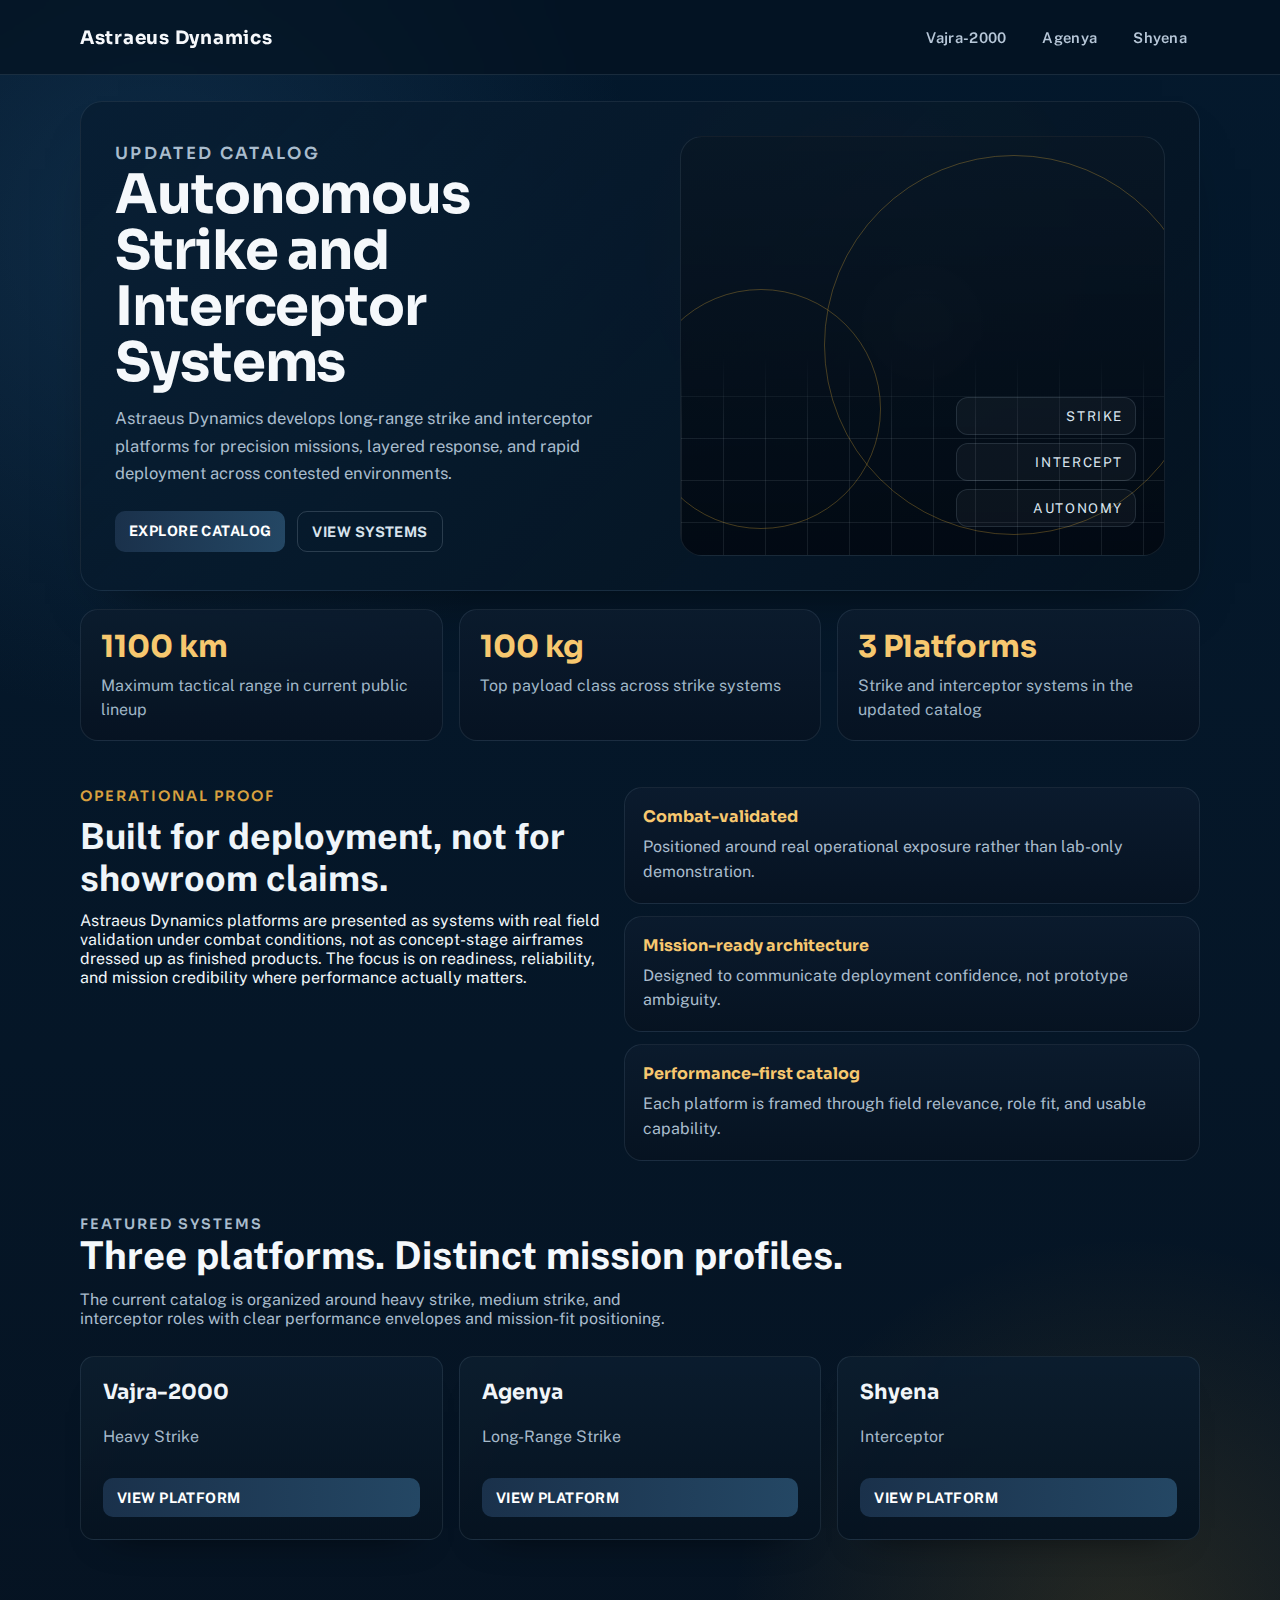
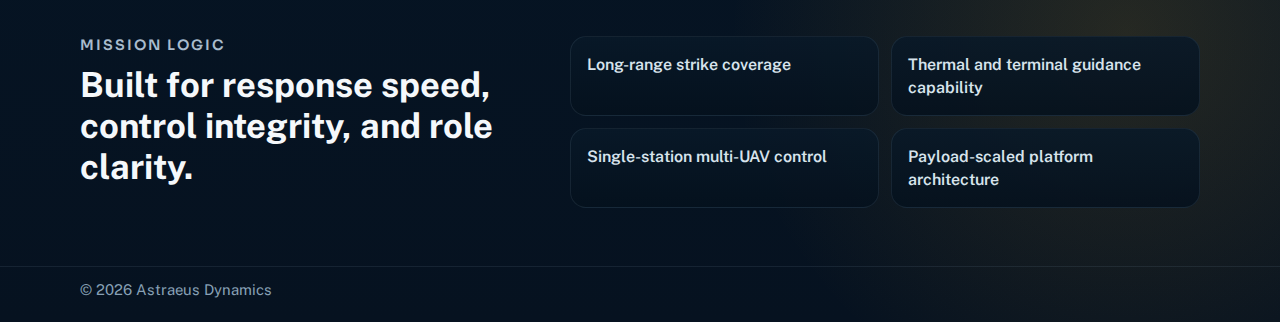
<file: index.html>
<!doctype html>
<html lang="en">
  <head>
    <meta charset="UTF-8" />
    <meta name="viewport" content="width=device-width, initial-scale=1.0" />
    <title>Astraeus Dynamics Catalog</title>
    <link rel="stylesheet" href="site.css?v=3" />
  </head>
  <body class="home-page">
    <header class="site-header">
      <div class="container nav">
        <a class="brand" href="index.html">Astraeus Dynamics</a>
        <nav class="links">
          <a href="vajra-2000.html">Vajra-2000</a>
          <a href="agenya.html">Agenya</a>
          <a href="shyena.html">Shyena</a>
        </nav>
      </div>
    </header>

    <main class="container">
      <section class="home-hero cinematic-hero">
        <div class="hero-copy">
          <p class="kicker">Updated Catalog</p>
          <h1>Autonomous Strike and Interceptor Systems</h1>
          <p>
            Astraeus Dynamics develops long-range strike and interceptor platforms
            for precision missions, layered response, and rapid deployment
            across contested environments.
          </p>
          <div class="hero-actions">
            <a class="btn" href="vajra-2000.html">Explore Catalog</a>
            <a class="ghost-btn" href="#systems">View Systems</a>
          </div>
        </div>

        <div class="hero-stage">
          <div class="stage-grid"></div>
          <div class="stage-ring stage-ring-a"></div>
          <div class="stage-ring stage-ring-b"></div>
          <div class="stage-panel">
            <span>STRIKE</span>
            <span>INTERCEPT</span>
            <span>AUTONOMY</span>
          </div>
        </div>
      </section>

      <section class="overview-band">
        <div class="overview-card">
          <strong>1100 km</strong>
          <span>Maximum tactical range in current public lineup</span>
        </div>
        <div class="overview-card">
          <strong>100 kg</strong>
          <span>Top payload class across strike systems</span>
        </div>
        <div class="overview-card">
          <strong>3 Platforms</strong>
          <span>Strike and interceptor systems in the updated catalog</span>
        </div>
      </section>

      <section class="credibility-band">
        <div class="credibility-copy">
          <p class="kicker">Operational Proof</p>
          <h2>Built for deployment, not for showroom claims.</h2>
          <p>
            Astraeus Dynamics platforms are presented as systems with real field
            validation under combat conditions, not as concept-stage airframes
            dressed up as finished products. The focus is on readiness,
            reliability, and mission credibility where performance actually
            matters.
          </p>
        </div>
        <div class="credibility-points">
          <div class="credibility-point">
            <strong>Combat-validated</strong>
            <span>Positioned around real operational exposure rather than lab-only demonstration.</span>
          </div>
          <div class="credibility-point">
            <strong>Mission-ready architecture</strong>
            <span>Designed to communicate deployment confidence, not prototype ambiguity.</span>
          </div>
          <div class="credibility-point">
            <strong>Performance-first catalog</strong>
            <span>Each platform is framed through field relevance, role fit, and usable capability.</span>
          </div>
        </div>
      </section>

      <section id="systems" class="systems-intro">
        <p class="kicker">Featured Systems</p>
        <h2>Three platforms. Distinct mission profiles.</h2>
        <p>
          The current catalog is organized around heavy strike, medium strike,
          and interceptor roles with clear performance envelopes and mission-fit
          positioning.
        </p>
      </section>

      <section class="cards home-cards">
        <article class="card stack-card home-system-card">
          <h2>Vajra-2000</h2>
          <p class="system-role">Heavy Strike</p>
          <a class="btn" href="vajra-2000.html">View Platform</a>
        </article>

        <article class="card stack-card home-system-card">
          <h2>Agenya</h2>
          <p class="system-role">Long-Range Strike</p>
          <a class="btn" href="agenya.html">View Platform</a>
        </article>

        <article class="card stack-card home-system-card">
          <h2>Shyena</h2>
          <p class="system-role">Interceptor</p>
          <a class="btn" href="shyena.html">View Platform</a>
        </article>
      </section>

      <section class="mission-strip">
        <div class="mission-copy">
          <p class="kicker">Mission Logic</p>
          <h2>Built for response speed, control integrity, and role clarity.</h2>
        </div>
        <div class="mission-points">
          <div class="mission-point">Long-range strike coverage</div>
          <div class="mission-point">Thermal and terminal guidance capability</div>
          <div class="mission-point">Single-station multi-UAV control</div>
          <div class="mission-point">Payload-scaled platform architecture</div>
        </div>
      </section>
    </main>

    <footer>
      <div class="container">© 2026 Astraeus Dynamics</div>
    </footer>
  </body>
</html>
</file>
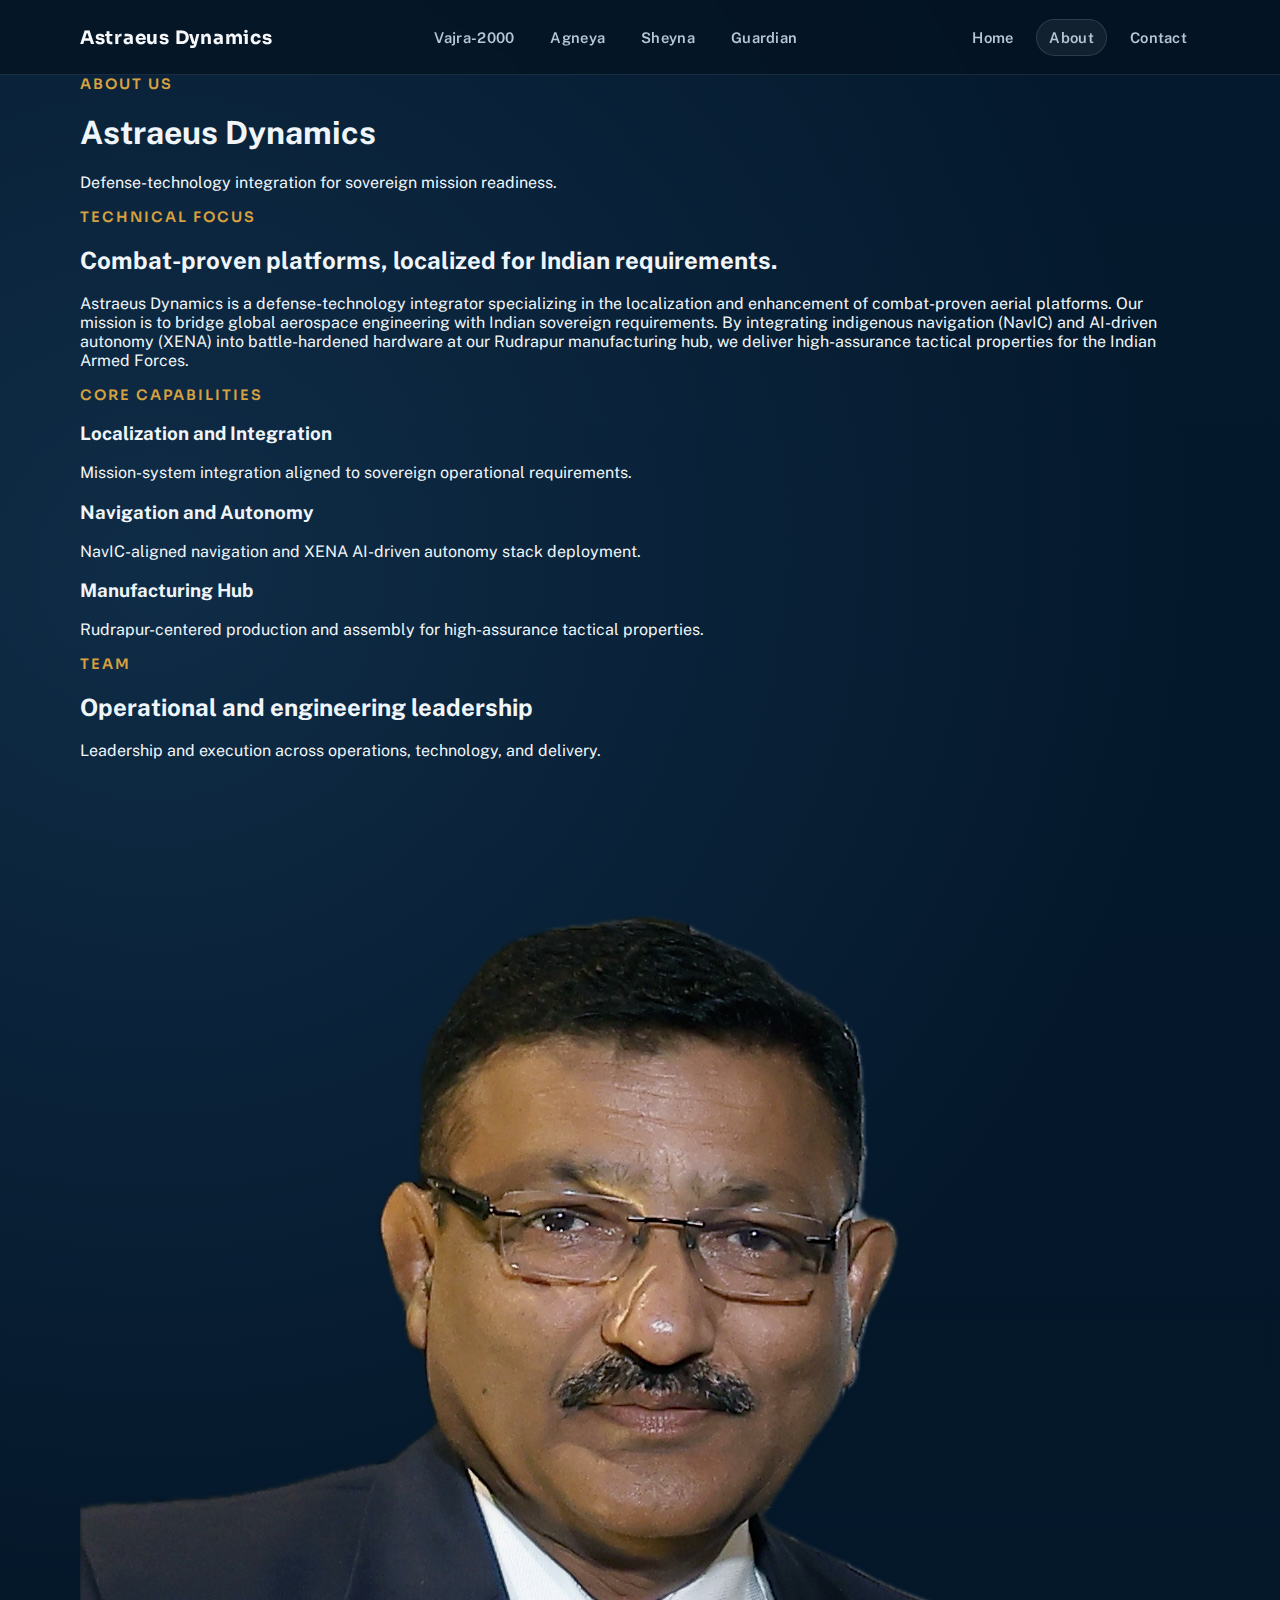
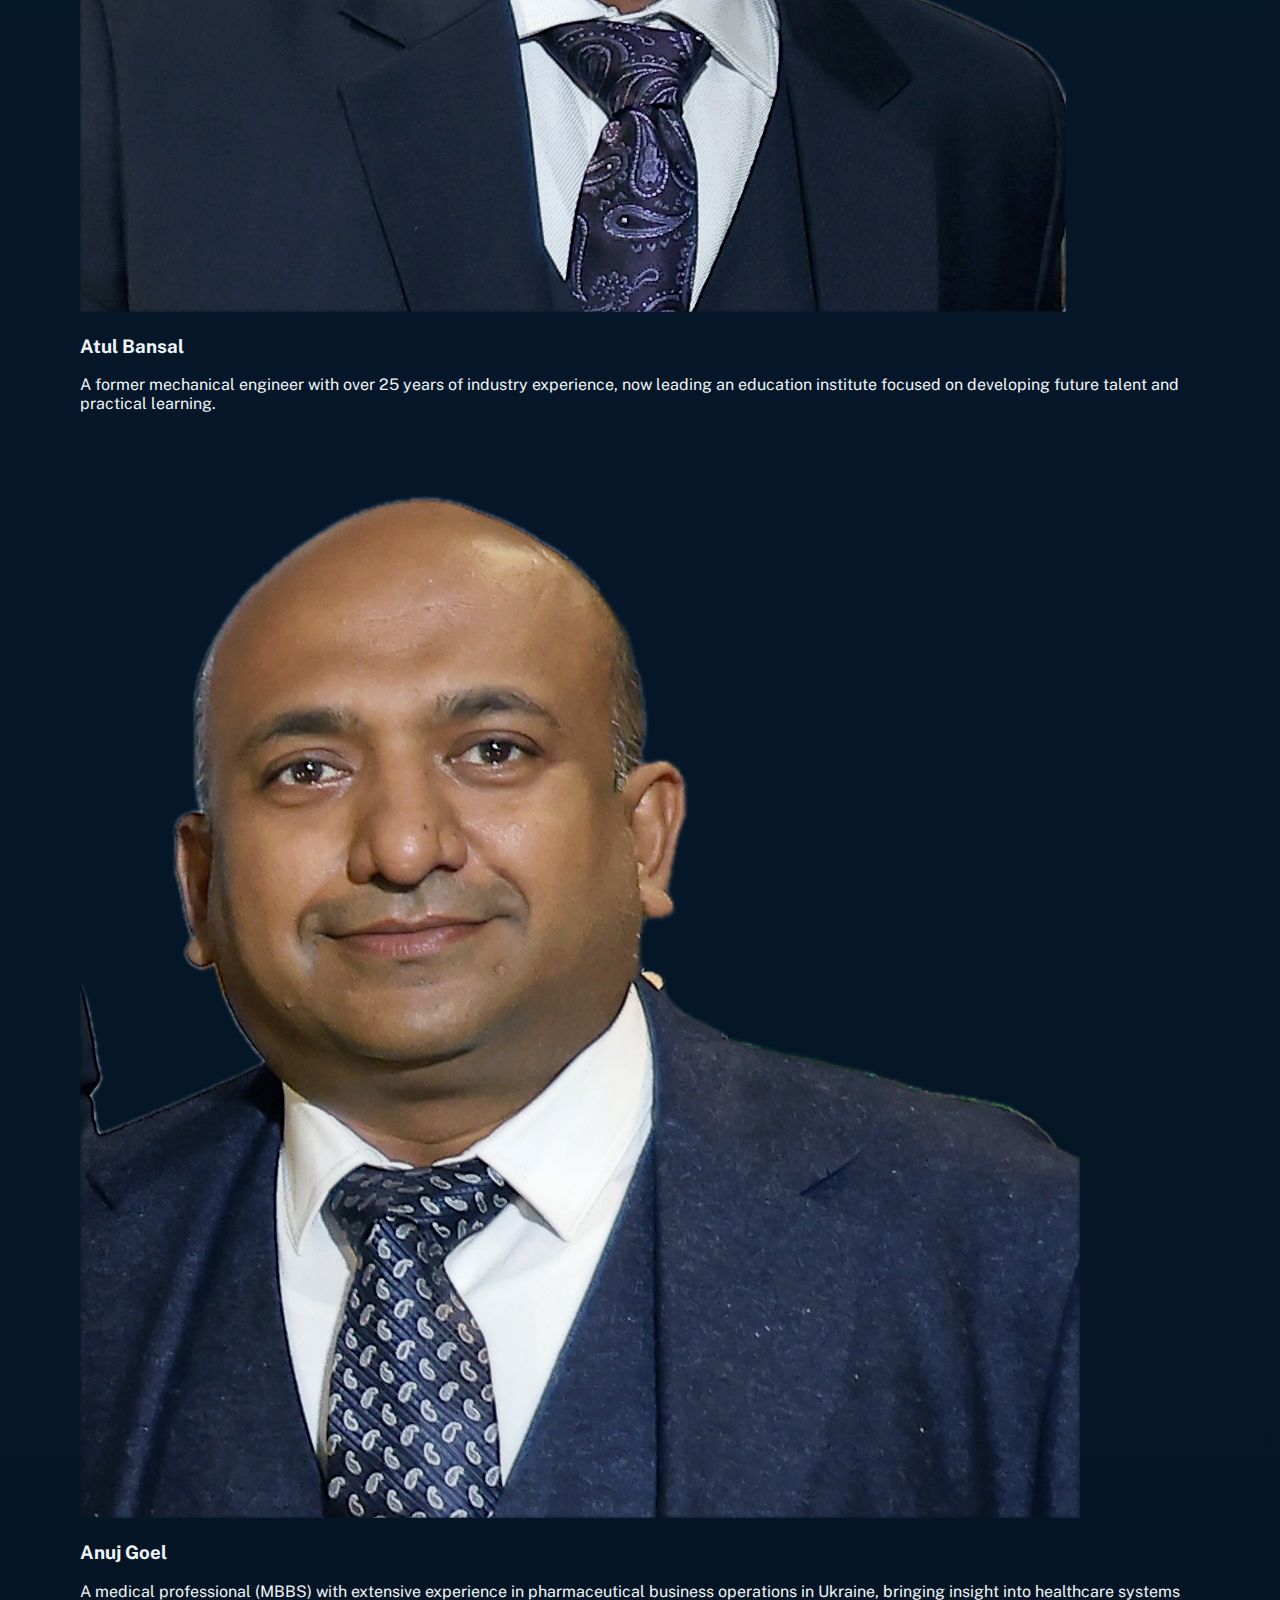
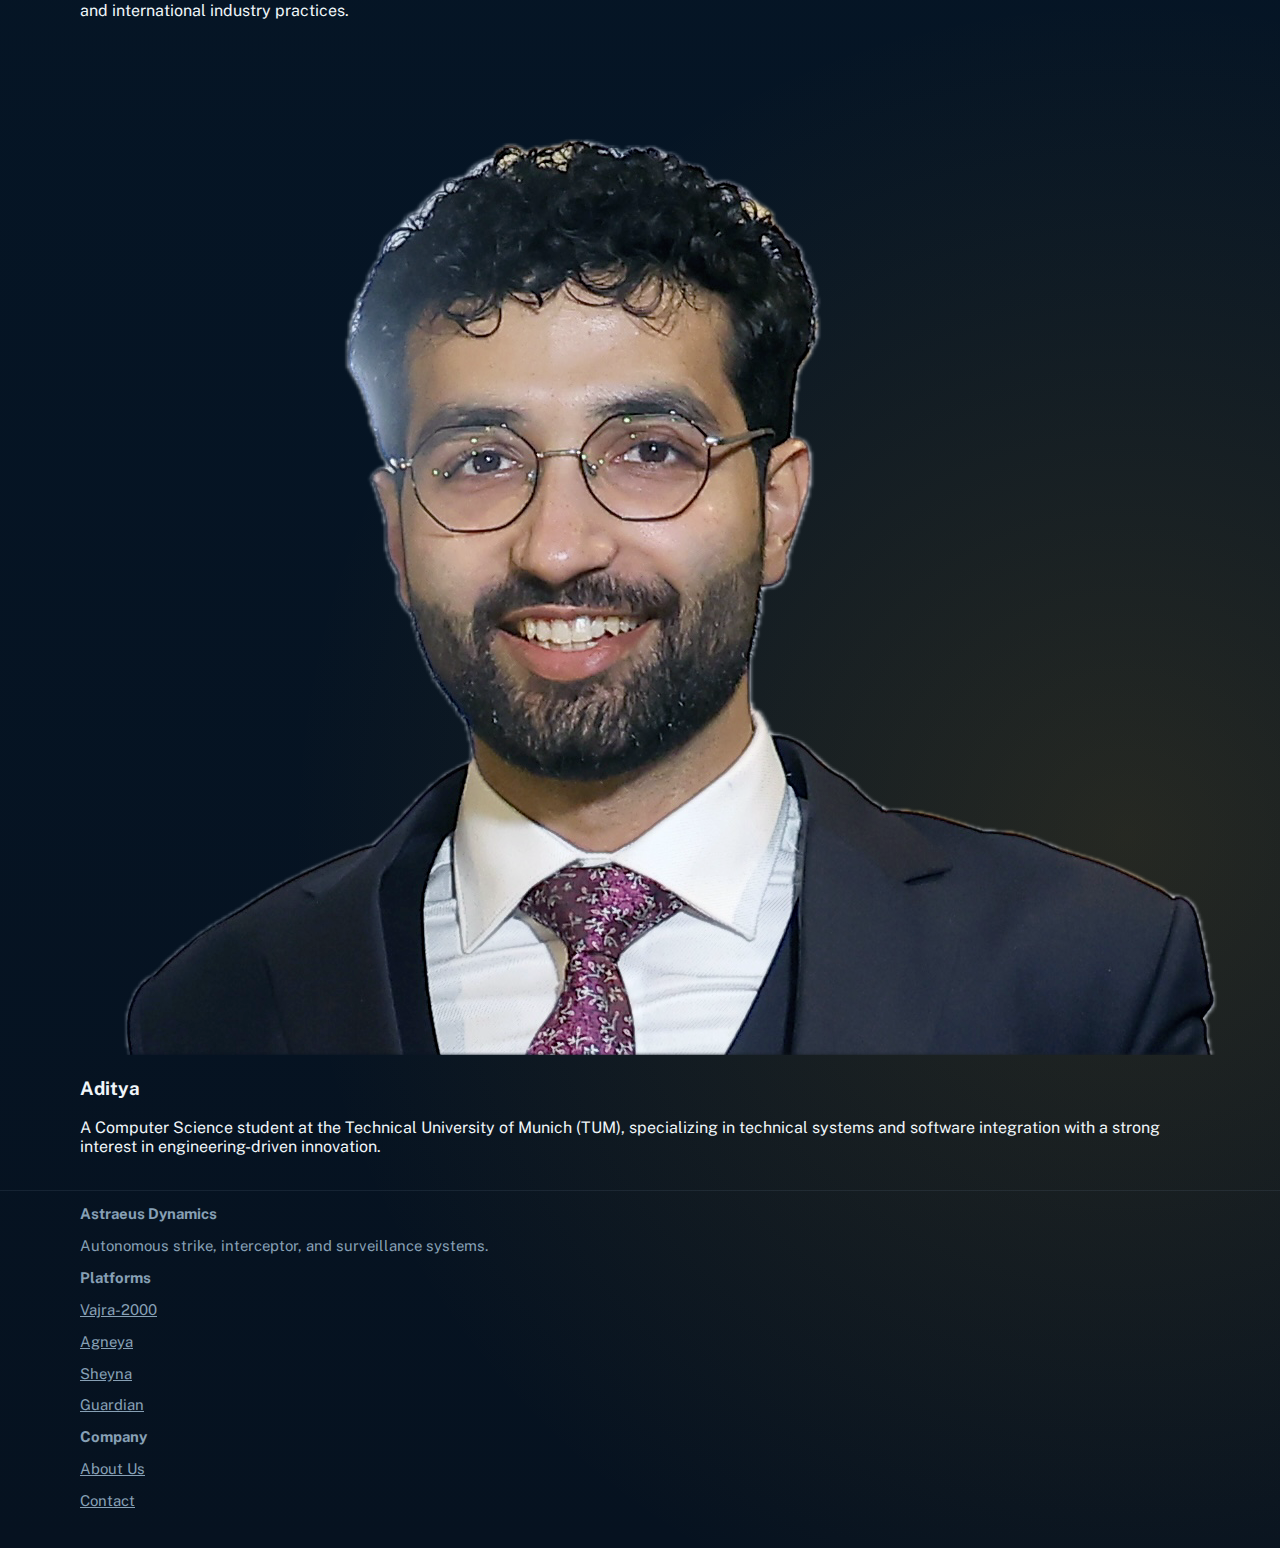
<file: about.html>
<!doctype html>
<html lang="en">
  <head>
    <meta charset="UTF-8" />
    <meta name="viewport" content="width=device-width, initial-scale=1.0" />
    <title>About Astraeus Dynamics</title>
    <meta
      name="description"
      content="Astraeus Dynamics is a defense-technology integrator focused on localization, combat-proven aerial platforms, sovereign navigation integration, and AI autonomy."
    />
    <meta name="theme-color" content="#051627" />
    <link rel="stylesheet" href="site.css?v=7" />
  </head>
  <body class="home-page static-page">
    <header class="site-header">
      <div class="container nav">
        <a class="brand" href="index.html">Astraeus Dynamics</a>
        <nav class="links links-products">
          <a href="vajra-2000.html">Vajra-2000</a>
          <a href="agenya.html">Agneya</a>
          <a href="shyena.html">Sheyna</a>
          <a href="guardian.html">Guardian</a>
        </nav>
        <nav class="links links-site">
          <a href="index.html">Home</a>
          <a class="active" href="about.html">About</a>
          <a href="contact.html">Contact</a>
        </nav>
      </div>
    </header>

    <main class="container static-main">
      <section class="section-block section-glass section-divider static-hero">
        <p class="kicker">About Us</p>
        <h1>Astraeus Dynamics</h1>
        <p>
          Defense-technology integration for sovereign mission readiness.
        </p>
      </section>

      <section class="section-block section-deep section-divider">
        <p class="kicker">Technical Focus</p>
        <h2>Combat-proven platforms, localized for Indian requirements.</h2>
        <p>
          Astraeus Dynamics is a defense-technology integrator specializing in
          the localization and enhancement of combat-proven aerial platforms.
          Our mission is to bridge global aerospace engineering with Indian
          sovereign requirements. By integrating indigenous navigation (NavIC)
          and AI-driven autonomy (XENA) into battle-hardened hardware at our
          Rudrapur manufacturing hub, we deliver high-assurance tactical
          properties for the Indian Armed Forces.
        </p>
      </section>

      <section class="section-block section-glass section-divider">
        <p class="kicker">Core Capabilities</p>
        <div class="about-grid">
          <article class="about-card">
            <h3>Localization and Integration</h3>
            <p>Mission-system integration aligned to sovereign operational requirements.</p>
          </article>
          <article class="about-card">
            <h3>Navigation and Autonomy</h3>
            <p>NavIC-aligned navigation and XENA AI-driven autonomy stack deployment.</p>
          </article>
          <article class="about-card">
            <h3>Manufacturing Hub</h3>
            <p>Rudrapur-centered production and assembly for high-assurance tactical properties.</p>
          </article>
        </div>
      </section>

      <section class="section-block section-deep">
        <p class="kicker">Team</p>
        <h2>Operational and engineering leadership</h2>
        <p class="team-intro">
          Leadership and execution across operations, technology, and delivery.
        </p>
        <div class="team-grid">
          <article class="team-card">
            <img class="team-photo" src="media/team/Atul-Bansal.png" alt="Atul Bansal" onerror="this.onerror=null;this.src='media/team/Atul Bansal.png';" />
            <h3>Atul Bansal</h3>
            <p>A former mechanical engineer with over 25 years of industry experience, now leading an education institute focused on developing future talent and practical learning.</p>
          </article>
          <article class="team-card">
            <img class="team-photo" src="media/team/Anuj-Goel.png" alt="Anuj Goel" onerror="this.onerror=null;this.src='media/team/Anuj Goel.png';" />
            <h3>Anuj Goel</h3>
            <p>A medical professional (MBBS) with extensive experience in pharmaceutical business operations in Ukraine, bringing insight into healthcare systems and international industry practices.</p>
          </article>
          <article class="team-card">
            <img class="team-photo" src="media/team/Aditya-Bansal.png" alt="Aditya" onerror="this.onerror=null;this.src='media/team/Aditya Bansal.png';" />
            <h3>Aditya</h3>
            <p>A Computer Science student at the Technical University of Munich (TUM), specializing in technical systems and software integration with a strong interest in engineering-driven innovation.</p>
          </article>
        </div>
      </section>
    </main>

    <footer>
      <div class="container footer-grid">
        <div>
          <strong>Astraeus Dynamics</strong>
          <p>Autonomous strike, interceptor, and surveillance systems.</p>
        </div>
        <div>
          <strong>Platforms</strong>
          <p><a href="vajra-2000.html">Vajra-2000</a></p>
          <p><a href="agenya.html">Agneya</a></p>
          <p><a href="shyena.html">Sheyna</a></p>
          <p><a href="guardian.html">Guardian</a></p>
        </div>
        <div>
          <strong>Company</strong>
          <p><a href="about.html">About Us</a></p>
          <p><a href="contact.html">Contact</a></p>
        </div>
      </div>
    </footer>
  </body>
</html>
</file>
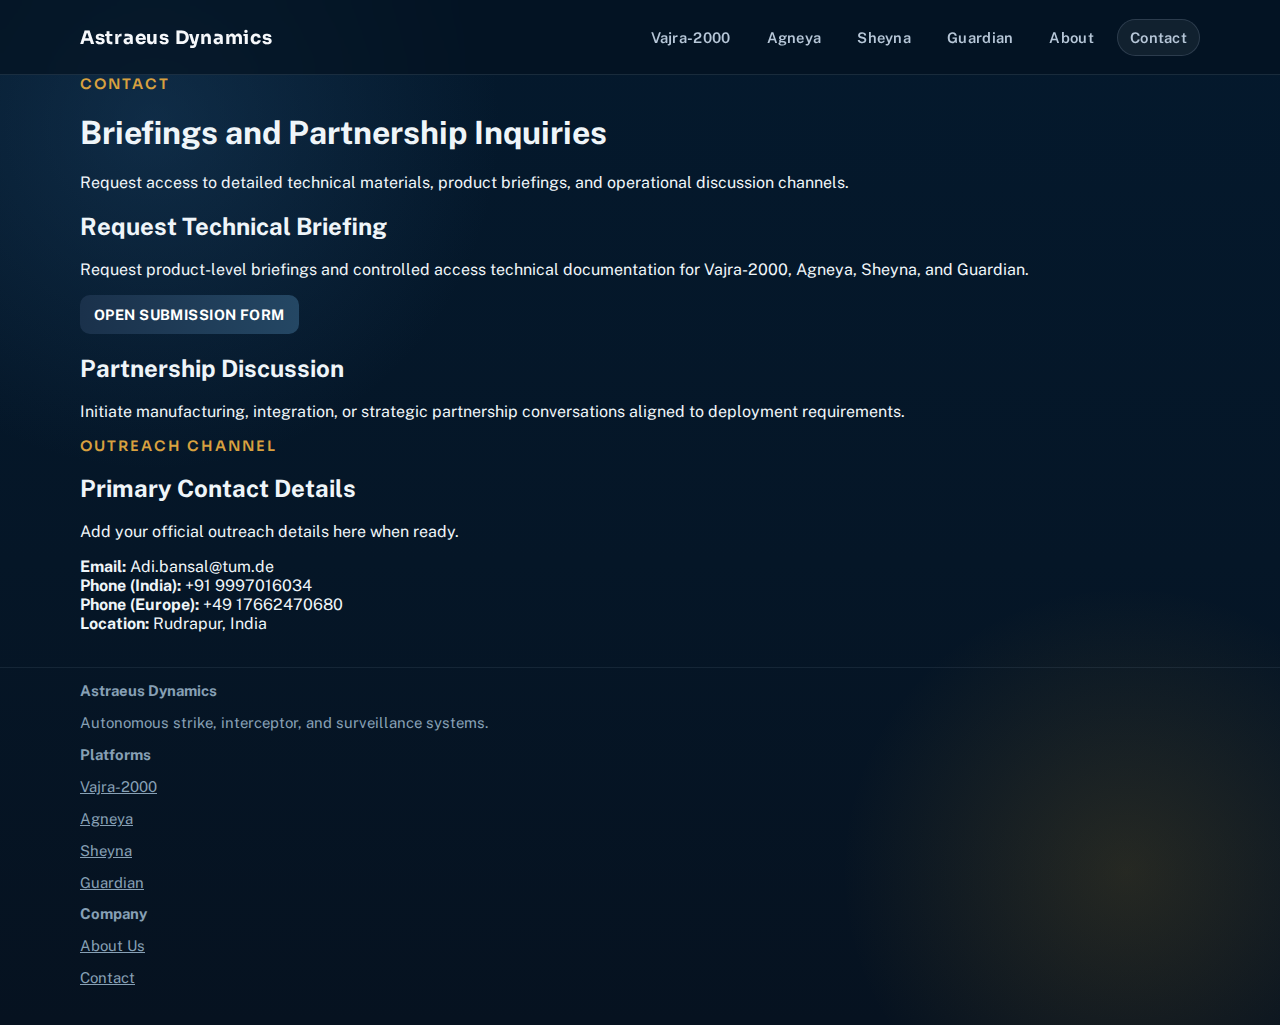
<file: contact.html>
<!doctype html>
<html lang="en">
  <head>
    <meta charset="UTF-8" />
    <meta name="viewport" content="width=device-width, initial-scale=1.0" />
    <title>Contact Astraeus Dynamics</title>
    <meta
      name="description"
      content="Contact Astraeus Dynamics for system briefings, technical materials, and partnership inquiries."
    />
    <meta name="theme-color" content="#051627" />
    <link rel="stylesheet" href="site.css?v=7" />
  </head>
  <body class="home-page static-page">
    <header class="site-header">
      <div class="container nav">
        <a class="brand" href="index.html">Astraeus Dynamics</a>
        <nav class="links">
          <a href="vajra-2000.html">Vajra-2000</a>
          <a href="agenya.html">Agneya</a>
          <a href="shyena.html">Sheyna</a>
          <a href="guardian.html">Guardian</a>
          <a href="about.html">About</a>
          <a class="active" href="contact.html">Contact</a>
        </nav>
      </div>
    </header>

    <main class="container static-main">
      <section class="section-block section-glass section-divider static-hero">
        <p class="kicker">Contact</p>
        <h1>Briefings and Partnership Inquiries</h1>
        <p>
          Request access to detailed technical materials, product briefings, and
          operational discussion channels.
        </p>
      </section>

      <section class="section-block section-deep section-divider contact-grid">
        <article class="contact-card">
          <h2>Request Technical Briefing</h2>
          <p>
            Request product-level briefings and controlled access technical
            documentation for Vajra-2000, Agneya, Sheyna, and Guardian.
          </p>
          <p class="contact-action"><a class="btn" href="submission.html">Open Submission Form</a></p>
        </article>
        <article class="contact-card">
          <h2>Partnership Discussion</h2>
          <p>
            Initiate manufacturing, integration, or strategic partnership
            conversations aligned to deployment requirements.
          </p>
        </article>
      </section>

      <section class="section-block section-glass">
        <p class="kicker">Outreach Channel</p>
        <h2>Primary Contact Details</h2>
        <p class="contact-note">
          Add your official outreach details here when ready.
        </p>
        <div class="contact-lines">
          <div><strong>Email:</strong> Adi.bansal@tum.de</div>
          <div><strong>Phone (India):</strong> +91 9997016034</div>
          <div><strong>Phone (Europe):</strong> +49 17662470680</div>
          <div><strong>Location:</strong> Rudrapur, India</div>
        </div>
      </section>
    </main>

    <footer>
      <div class="container footer-grid">
        <div>
          <strong>Astraeus Dynamics</strong>
          <p>Autonomous strike, interceptor, and surveillance systems.</p>
        </div>
        <div>
          <strong>Platforms</strong>
          <p><a href="vajra-2000.html">Vajra-2000</a></p>
          <p><a href="agenya.html">Agneya</a></p>
          <p><a href="shyena.html">Sheyna</a></p>
          <p><a href="guardian.html">Guardian</a></p>
        </div>
        <div>
          <strong>Company</strong>
          <p><a href="about.html">About Us</a></p>
          <p><a href="contact.html">Contact</a></p>
        </div>
      </div>
    </footer>
  </body>
</html>
</file>
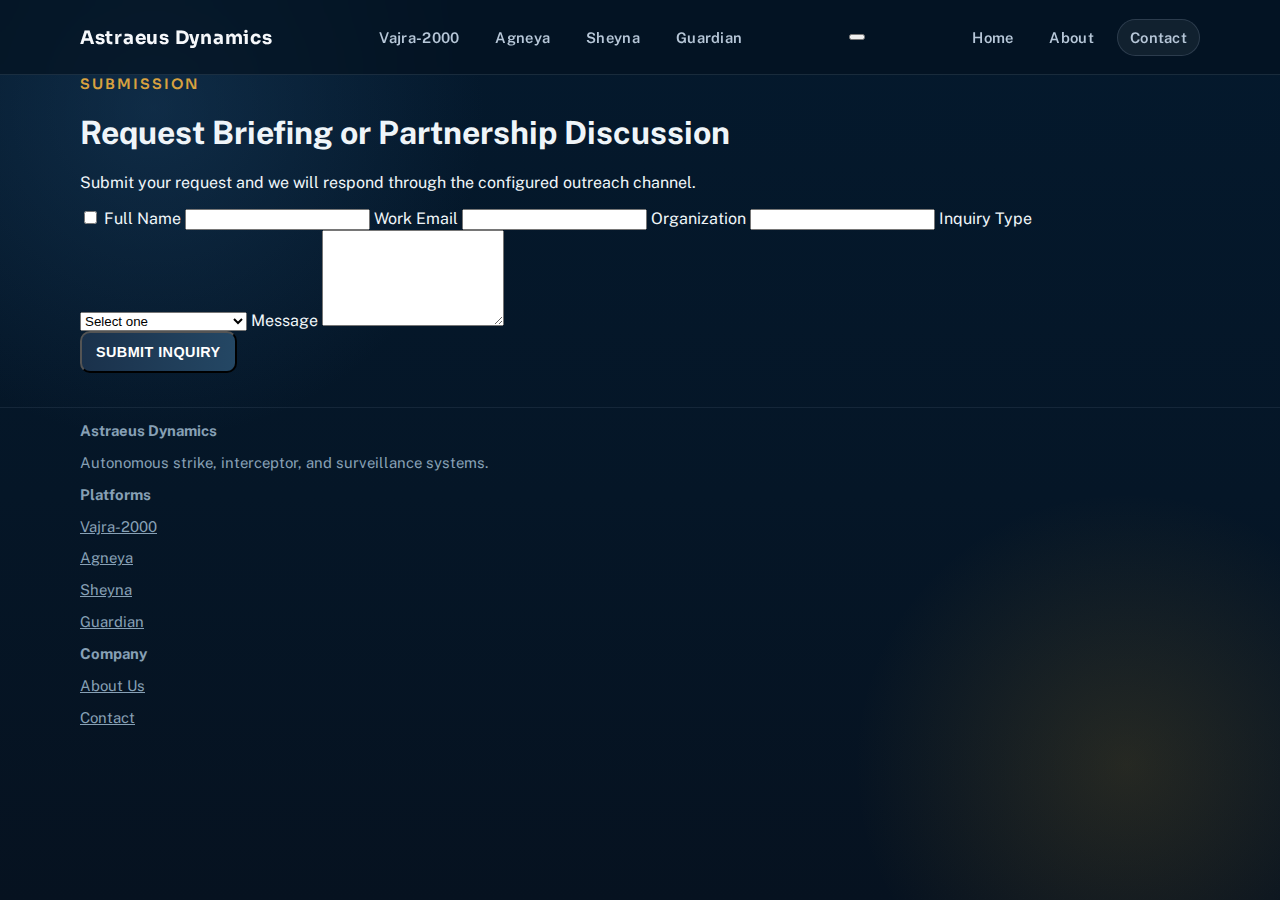
<file: submission.html>
<!doctype html>
<html lang="en">
  <head>
    <meta charset="UTF-8" />
    <meta name="viewport" content="width=device-width, initial-scale=1.0" />
    <title>Submit Inquiry | Astraeus Dynamics</title>
    <meta
      name="description"
      content="Submit a briefing or partnership inquiry to Astraeus Dynamics."
    />
    <meta name="theme-color" content="#051627" />
    <link rel="icon" type="image/png" sizes="32x32" href="ad-favicon-32.png" />
    <link rel="icon" type="image/png" sizes="16x16" href="ad-favicon-16.png" />
    <link rel="apple-touch-icon" sizes="180x180" href="ad-apple-touch-icon.png" />
    <link rel="shortcut icon" href="ad-favicon.ico" />
    <link rel="stylesheet" href="site.css?v=10" />
  </head>
  <body class="home-page static-page">
    <header class="site-header">
      <div class="container nav">
        <a class="brand" href="index.html">Astraeus Dynamics</a>
        <nav class="links links-products">
          <a href="vajra-2000.html">Vajra-2000</a>
          <a href="agenya.html">Agneya</a>
          <a href="shyena.html">Sheyna</a>
          <a href="guardian.html">Guardian</a>
        </nav>
                <button class="mobile-menu-toggle" type="button" aria-expanded="false" aria-controls="site-menu" aria-label="Toggle site menu">
          <span></span><span></span><span></span>
        </button>
        <nav class="links links-site" id="site-menu">
          <a href="index.html">Home</a>
          <a href="about.html">About</a>
          <a class="active" href="contact.html">Contact</a>
        </nav>
      </div>
    </header>

    <main class="container static-main">
      <section class="section-block section-glass section-divider static-hero">
        <p class="kicker">Submission</p>
        <h1>Request Briefing or Partnership Discussion</h1>
        <p>
          Submit your request and we will respond through the configured outreach
          channel.
        </p>
      </section>

      <section class="section-block section-deep">
        <form class="submit-form" action="https://api.web3forms.com/submit" method="POST">
          <input type="hidden" name="access_key" value="728d3d71-4052-45bf-99f0-9681742f8193" />
          <input type="hidden" name="subject" value="Astraeus Dynamics Website Inquiry" />
          <input type="hidden" name="from_name" value="Astraeus Dynamics Site" />
          <input type="hidden" name="redirect" value="https://banadi.github.io/drone-project/thank-you.html" />
          <input type="checkbox" name="botcheck" class="hidden-field" tabindex="-1" autocomplete="off" />

          <label for="name">Full Name</label>
          <input id="name" name="name" type="text" required />

          <label for="email">Work Email</label>
          <input id="email" name="email" type="email" required />

          <label for="organization">Organization</label>
          <input id="organization" name="organization" type="text" />

          <label for="purpose">Inquiry Type</label>
          <select id="purpose" name="purpose" required>
            <option value="">Select one</option>
            <option value="Technical Briefing">Technical Briefing</option>
            <option value="Partnership">Partnership</option>
            <option value="Procurement Discussion">Procurement Discussion</option>
            <option value="Other">Other</option>
          </select>

          <label for="message">Message</label>
          <textarea id="message" name="message" rows="6" required></textarea>

          <div class="h-captcha" data-captcha="true"></div>

          <button class="btn" type="submit">Submit Inquiry</button>
        </form>
      </section>
    </main>

    <footer>
      <div class="container footer-grid">
        <div>
          <strong>Astraeus Dynamics</strong>
          <p>Autonomous strike, interceptor, and surveillance systems.</p>
        </div>
        <div>
          <strong>Platforms</strong>
          <p><a href="vajra-2000.html">Vajra-2000</a></p>
          <p><a href="agenya.html">Agneya</a></p>
          <p><a href="shyena.html">Sheyna</a></p>
          <p><a href="guardian.html">Guardian</a></p>
        </div>
        <div>
          <strong>Company</strong>
          <p><a href="about.html">About Us</a></p>
          <p><a href="contact.html">Contact</a></p>
        </div>
      </div>
    </footer>
    <script src="https://web3forms.com/client/script.js" async defer></script>
      <script src="site.js"></script>
  </body>
</html>
</file>
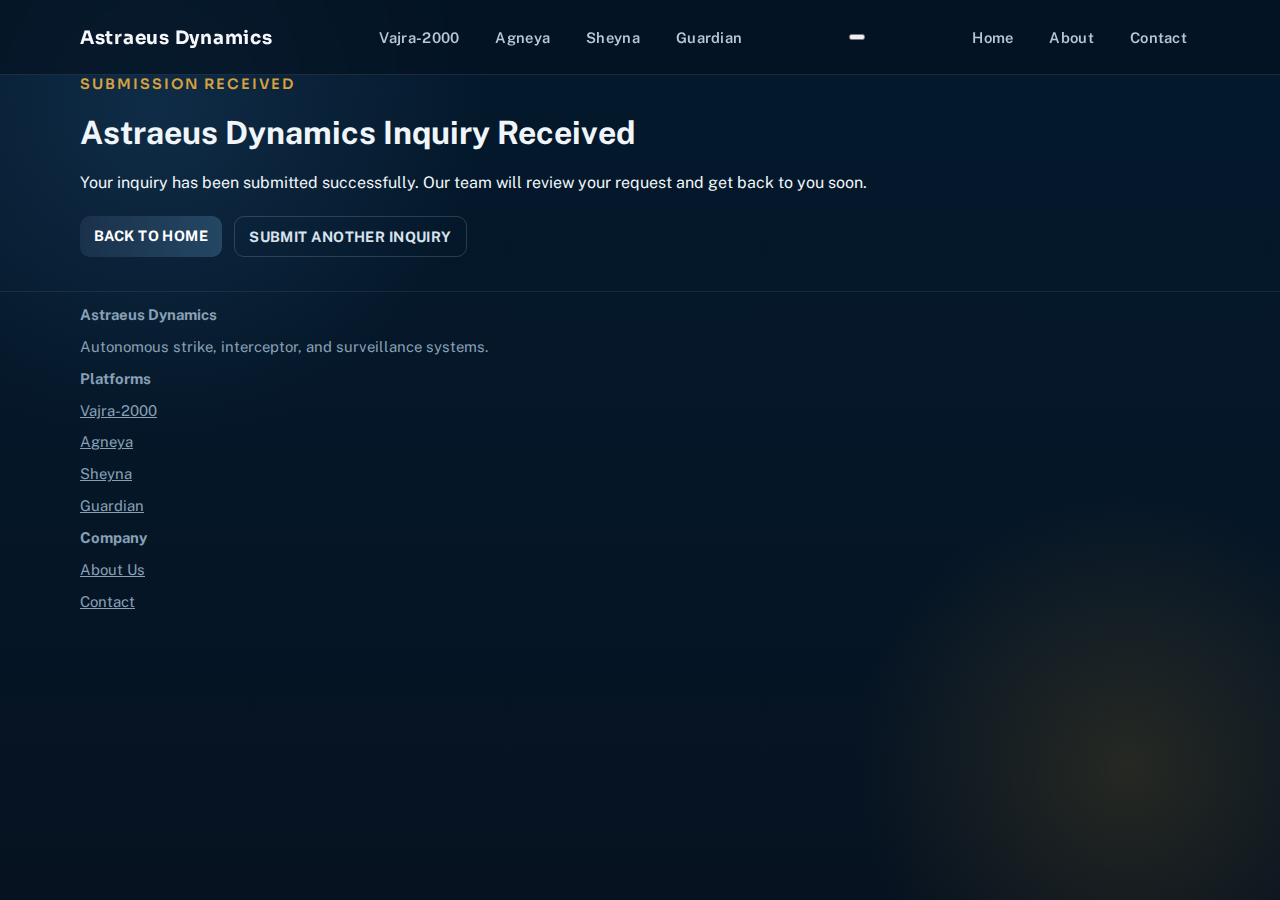
<file: thank-you.html>
<!doctype html>
<html lang="en">
  <head>
    <meta charset="UTF-8" />
    <meta name="viewport" content="width=device-width, initial-scale=1.0" />
    <title>Thank You | Astraeus Dynamics Inquiry</title>
    <meta
      name="description"
      content="Your Astraeus Dynamics briefing or partnership inquiry was submitted successfully."
    />
    <link rel="canonical" href="https://www.astraeusdynamics.in/thank-you.html" />
    <meta property="og:title" content="Thank You | Astraeus Dynamics Inquiry" />
    <meta
      property="og:description"
      content="Astraeus Dynamics has received your inquiry. Our team will respond through your provided contact channel."
    />
    <meta property="og:image" content="https://www.astraeusdynamics.in/media/astraeus-dynamics-logo.png" />
    <meta property="og:url" content="https://www.astraeusdynamics.in/thank-you.html" />
    <meta property="og:type" content="website" />
    <meta name="theme-color" content="#051627" />
    <link rel="icon" type="image/png" sizes="32x32" href="ad-favicon-32.png" />
    <link rel="icon" type="image/png" sizes="16x16" href="ad-favicon-16.png" />
    <link rel="apple-touch-icon" sizes="180x180" href="ad-apple-touch-icon.png" />
    <link rel="shortcut icon" href="ad-favicon.ico" />
    <link rel="stylesheet" href="site.css?v=11" />
  </head>
  <body class="home-page static-page">
    <header class="site-header">
      <div class="container nav">
        <a class="brand" href="index.html">Astraeus Dynamics</a>
        <nav class="links links-products">
          <a href="vajra-2000.html">Vajra-2000</a>
          <a href="agenya.html">Agneya</a>
          <a href="shyena.html">Sheyna</a>
          <a href="guardian.html">Guardian</a>
        </nav>
                <button class="mobile-menu-toggle" type="button" aria-expanded="false" aria-controls="site-menu" aria-label="Toggle site menu">
          <span></span><span></span><span></span>
        </button>
        <nav class="links links-site" id="site-menu">
          <a href="index.html">Home</a>
          <a href="about.html">About</a>
          <a href="contact.html">Contact</a>
        </nav>
      </div>
    </header>

    <main class="container static-main">
      <section class="section-block section-glass static-hero">
        <p class="kicker">Submission Received</p>
        <h1>Astraeus Dynamics Inquiry Received</h1>
        <p>
          Your inquiry has been submitted successfully. Our team will review
          your request and get back to you soon.
        </p>
        <div class="hero-actions">
          <a class="btn" href="index.html">Back to Home</a>
          <a class="ghost-btn" href="contact.html">Submit Another Inquiry</a>
        </div>
      </section>
    </main>

    <footer>
      <div class="container footer-grid">
        <div>
          <strong>Astraeus Dynamics</strong>
          <p>Autonomous strike, interceptor, and surveillance systems.</p>
        </div>
        <div>
          <strong>Platforms</strong>
          <p><a href="vajra-2000.html">Vajra-2000</a></p>
          <p><a href="agenya.html">Agneya</a></p>
          <p><a href="shyena.html">Sheyna</a></p>
          <p><a href="guardian.html">Guardian</a></p>
        </div>
        <div>
          <strong>Company</strong>
          <p><a href="about.html">About Us</a></p>
          <p><a href="contact.html">Contact</a></p>
        </div>
      </div>
    </footer>
      <script src="site.js"></script>
  </body>
</html>
</file>
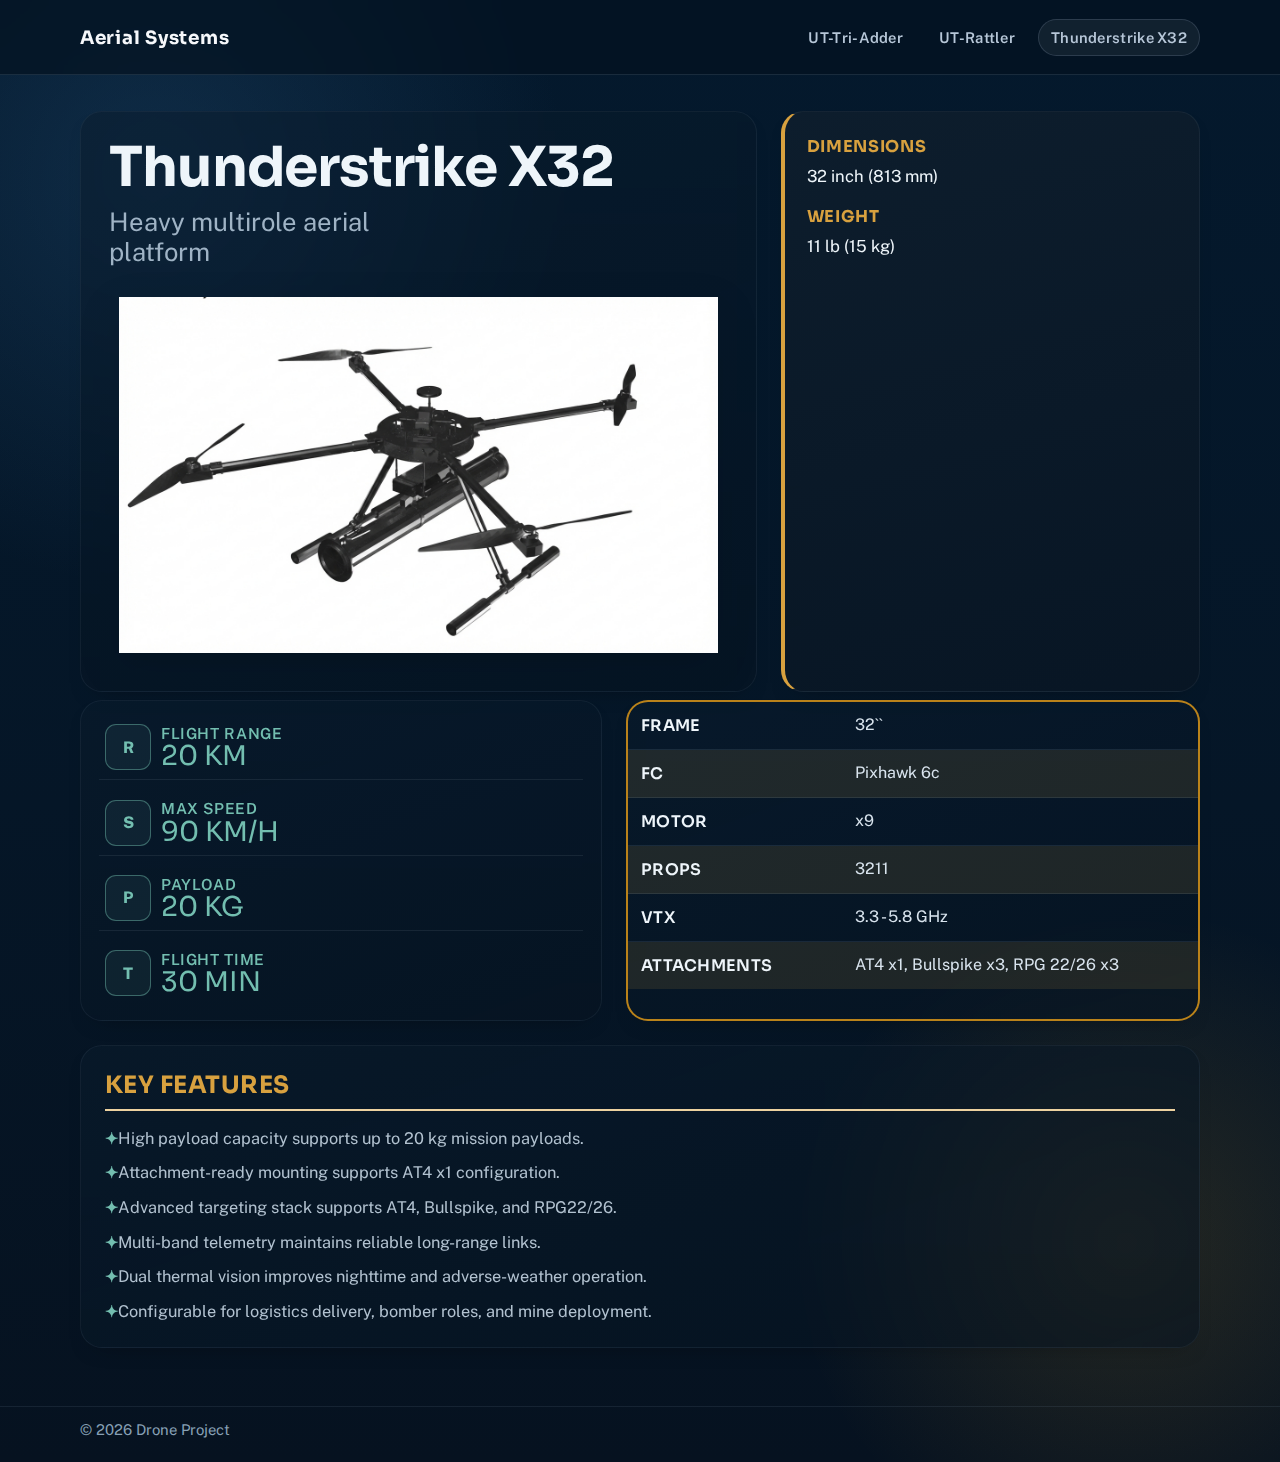
<file: thunderstrike-x32.html>
<!doctype html>
<html lang="en">
  <head>
    <meta charset="UTF-8" />
    <meta name="viewport" content="width=device-width, initial-scale=1.0" />
    <title>Thunderstrike X32</title>
    <link rel="stylesheet" href="site.css" />
  </head>
  <body>
    <header class="site-header">
      <div class="container nav">
        <a class="brand" href="index.html">Aerial Systems</a>
        <nav class="links">
          <a href="ut-tri-adder.html">UT-Tri-Adder</a>
          <a href="ut-rattler.html">UT-Rattler</a>
          <a class="active" href="thunderstrike-x32.html">Thunderstrike X32</a>
        </nav>
      </div>
    </header>

    <main class="container product">
      <section class="hero">
        <div class="title">
          <h1>Thunderstrike X32</h1>
          <div class="subtitle">Heavy multirole aerial platform</div>
          <div class="art">
            <img
              class="product-image"
              src="images/thunderstrike.png"
              alt="Thunderstrike X32 drone"
            />
          </div>
        </div>

        <div class="dimensions">
          <h3>DIMENSIONS</h3>
          <p>32 inch (813 mm)</p>
          <h3>WEIGHT</h3>
          <p>11 lb (15 kg)</p>
        </div>
      </section>

      <section class="stats-grid">
        <div class="metrics">
          <div class="metric"><div class="icon">R</div><div class="metric-text"><span>FLIGHT RANGE</span>20 KM</div></div>
          <div class="metric"><div class="icon">S</div><div class="metric-text"><span>MAX SPEED</span>90 KM/H</div></div>
          <div class="metric"><div class="icon">P</div><div class="metric-text"><span>PAYLOAD</span>20 KG</div></div>
          <div class="metric"><div class="icon">T</div><div class="metric-text"><span>FLIGHT TIME</span>30 MIN</div></div>
        </div>

        <div class="spec-table">
          <div class="spec-row"><b>FRAME</b><span>32``</span></div>
          <div class="spec-row"><b>FC</b><span>Pixhawk 6c</span></div>
          <div class="spec-row"><b>MOTOR</b><span>x9</span></div>
          <div class="spec-row"><b>PROPS</b><span>3211</span></div>
          <div class="spec-row"><b>VTX</b><span>3.3 - 5.8 GHz</span></div>
          <div class="spec-row"><b>ATTACHMENTS</b><span>AT4 x1, Bullspike x3, RPG 22/26 x3</span></div>
        </div>
      </section>

      <section class="features">
        <h2>KEY FEATURES</h2>
        <ul>
          <li>High payload capacity supports up to 20 kg mission payloads.</li>
          <li>Attachment-ready mounting supports AT4 x1 configuration.</li>
          <li>Advanced targeting stack supports AT4, Bullspike, and RPG22/26.</li>
          <li>Multi-band telemetry maintains reliable long-range links.</li>
          <li>Dual thermal vision improves nighttime and adverse-weather operation.</li>
          <li>Configurable for logistics delivery, bomber roles, and mine deployment.</li>
        </ul>
      </section>
    </main>

    <footer>
      <div class="container">© 2026 Drone Project</div>
    </footer>
  </body>
</html>
</file>
<file: site.css>
@import url("https://fonts.googleapis.com/css2?family=Public+Sans:wght@400;500;600;700&family=Sora:wght@500;600;700&display=swap");

:root {
  --bg: #051627;
  --bg-soft: #0a1e31;
  --ink: #eef5fa;
  --muted: #9fb3c5;
  --green: #73beb0;
  --orange: #d8a13f;
  --line: rgba(124, 148, 170, 0.18);
  --panel: rgba(9, 25, 40, 0.9);
  --panel-2: rgba(12, 30, 47, 0.92);
  --shadow-lg: 0 24px 50px -36px rgba(0, 0, 0, 0.72);
  --shadow-sm: 0 10px 24px -18px rgba(0, 0, 0, 0.58);
  --radius-lg: 22px;
  --radius-md: 14px;
}

* {
  box-sizing: border-box;
}

html,
body {
  min-height: 100%;
}

body {
  margin: 0;
  font-family: "Public Sans", "Segoe UI", sans-serif;
  color: var(--ink);
  background:
    radial-gradient(circle at 12% 12%, rgba(33, 76, 114, 0.38), transparent 24%),
    radial-gradient(circle at 88% 85%, rgba(205, 150, 36, 0.16), transparent 20%),
    linear-gradient(180deg, #04192d 0%, #051627 55%, #061220 100%);
}

a {
  color: inherit;
}

.container {
  width: min(1120px, 92vw);
  margin: 0 auto;
}

.site-header {
  position: sticky;
  top: 0;
  z-index: 15;
  border-bottom: 1px solid rgba(145, 168, 191, 0.16);
  backdrop-filter: blur(10px);
  background: rgba(3, 17, 31, 0.66);
}

.nav {
  min-height: 74px;
  display: flex;
  justify-content: space-between;
  align-items: center;
  gap: 16px;
}

.brand {
  font-family: "Sora", "Public Sans", sans-serif;
  font-size: 1.15rem;
  font-weight: 700;
  letter-spacing: 0.04em;
  text-decoration: none;
  color: #f6f8fb;
}

.links {
  display: flex;
  gap: 10px;
  flex-wrap: wrap;
}

.links a {
  text-decoration: none;
  color: #b7c7d8;
  font-weight: 600;
  font-size: 0.92rem;
  letter-spacing: 0.02em;
  padding: 9px 12px;
  border-radius: 999px;
  border: 1px solid transparent;
  transition: 0.22s ease;
}

.links a:hover,
.links a.active {
  border-color: rgba(166, 189, 211, 0.18);
  background: rgba(255, 255, 255, 0.06);
  box-shadow: none;
}

.home-hero {
  margin-top: 26px;
  padding: 44px;
  border: 1px solid rgba(118, 143, 166, 0.16);
  border-radius: var(--radius-lg);
  background:
    linear-gradient(135deg, rgba(8, 30, 51, 0.94), rgba(5, 18, 31, 0.82)),
    radial-gradient(circle at 70% 30%, rgba(216, 161, 63, 0.12), transparent 30%);
  box-shadow: var(--shadow-lg);
}

.home-hero h1 {
  font-family: "Sora", "Public Sans", sans-serif;
  font-size: clamp(2.1rem, 4.4vw, 3.4rem);
  margin: 0 0 14px;
  letter-spacing: -0.02em;
  line-height: 1.03;
}

.home-hero p {
  margin: 0;
  color: var(--muted);
  max-width: 70ch;
  font-size: 1.04rem;
  line-height: 1.65;
}

.cards {
  padding: 24px 0 56px;
  display: grid;
  grid-template-columns: repeat(auto-fit, minmax(260px, 1fr));
  gap: 16px;
}

.card {
  background:
    linear-gradient(180deg, rgba(11, 29, 47, 0.92), rgba(6, 19, 32, 0.94)),
    linear-gradient(120deg, rgba(216, 161, 63, 0.08), transparent 35%);
  border: 1px solid rgba(125, 148, 170, 0.16);
  border-radius: var(--radius-md);
  padding: 22px;
  box-shadow: var(--shadow-sm);
  transform: translateY(0);
  transition: transform 0.25s ease, box-shadow 0.25s ease;
}

.card:hover {
  transform: translateY(-4px);
  box-shadow: 0 24px 34px -26px rgba(18, 29, 40, 0.45);
}

.card h2 {
  margin: 0 0 8px;
  font-family: "Sora", "Public Sans", sans-serif;
  font-size: 1.3rem;
  color: #f1f5f9;
}

.card p {
  color: var(--muted);
  margin: 0 0 16px;
  line-height: 1.55;
}

.btn {
  display: inline-block;
  text-decoration: none;
  font-weight: 700;
  font-size: 0.9rem;
  letter-spacing: 0.03em;
  text-transform: uppercase;
  background: linear-gradient(90deg, #1a314b, #244764);
  color: #fff;
  padding: 11px 14px;
  border-radius: 10px;
  transition: transform 0.2s ease, box-shadow 0.2s ease;
}

.btn:hover {
  transform: translateY(-2px);
  box-shadow: 0 18px 22px -18px rgba(16, 42, 66, 0.85);
}

.product {
  padding: 36px 0 24px;
}

.hero {
  display: grid;
  grid-template-columns: 1.42fr 0.88fr;
  gap: 24px;
  align-items: stretch;
}

.hero-minimal {
  min-height: calc(100vh - 110px);
  grid-template-columns: 1fr;
  align-items: end;
  padding: 0 0 34px;
}

.title,
.dimensions,
.metrics,
.spec-table,
.features {
  border-radius: var(--radius-lg);
  border: 1px solid rgba(125, 148, 170, 0.1);
  background: linear-gradient(160deg, rgba(10, 28, 45, 0.52), rgba(6, 19, 32, 0.5));
  box-shadow: var(--shadow-sm);
  backdrop-filter: blur(8px);
  -webkit-backdrop-filter: blur(8px);
}

.title {
  padding: 28px;
}

.hero-caption {
  max-width: 760px;
  padding: 0;
}

.product-page {
  position: relative;
}

.page-bg-media {
  position: fixed;
  inset: 0;
  z-index: 0;
  overflow: hidden;
  background: #041425;
}

.page-bg-video,
.page-bg-image,
.page-bg-overlay {
  position: absolute;
  inset: 0;
  width: 100%;
  height: 100%;
}

.page-bg-video,
.page-bg-image {
  object-fit: cover;
  display: block;
}

.page-bg-video {
  z-index: 1;
  opacity: 1;
  transition: opacity 0.7s ease;
}

.page-bg-image {
  z-index: 0;
  opacity: 0;
  transition: opacity 0.7s ease;
}

.page-bg-overlay {
  z-index: 2;
  background:
    radial-gradient(circle at 50% 20%, rgba(8, 32, 56, 0.18), transparent 28%),
    linear-gradient(180deg, rgba(2, 10, 19, 0.62), rgba(3, 13, 24, 0.86) 45%, rgba(3, 13, 24, 0.94) 100%);
}

.page-bg-media.is-finished .page-bg-video {
  opacity: 0;
  pointer-events: none;
}

.page-bg-media.is-finished .page-bg-image {
  opacity: 1;
}

.product-page .site-header,
.product-page .product,
.product-page footer {
  position: relative;
  z-index: 3;
}

.product-page .product {
  padding-top: 0;
}

.title h1 {
  margin: 0;
  font-family: "Sora", "Public Sans", sans-serif;
  font-size: clamp(2rem, 4.3vw, 3.45rem);
  line-height: 1.03;
  letter-spacing: -0.02em;
}

.subtitle {
  margin-top: 10px;
  color: #9fb3c5;
  font-size: clamp(1rem, 2.4vw, 1.6rem);
  max-width: 20ch;
}

.art {
  margin-top: 20px;
  min-height: 300px;
  display: grid;
  place-items: center;
  padding: 10px;
}

.product-image {
  width: 100%;
  max-height: 370px;
  object-fit: contain;
  display: block;
  filter: drop-shadow(0 14px 20px rgba(0, 0, 0, 0.1));
}

.dimensions {
  border-left: 4px solid var(--orange);
  padding: 24px 22px;
  background: linear-gradient(165deg, rgba(18, 32, 45, 0.66), rgba(11, 22, 34, 0.62));
}

.dimensions h3 {
  margin: 0;
  color: var(--orange);
  font-family: "Sora", "Public Sans", sans-serif;
  font-size: 1.02rem;
  letter-spacing: 0.04em;
}

.dimensions p {
  margin: 7px 0 18px;
  font-size: 1.04rem;
  line-height: 1.45;
}

.stats-grid {
  margin-top: 8px;
  display: grid;
  grid-template-columns: 1fr 1.1fr;
  gap: 24px;
}

.metrics {
  display: grid;
  gap: 10px;
  padding: 14px 18px;
}

.metric {
  display: flex;
  align-items: center;
  gap: 10px;
  padding: 9px 6px;
  border-bottom: 1px solid rgba(144, 164, 184, 0.12);
}

.metric:last-child {
  border-bottom: 0;
}

.icon {
  width: 46px;
  height: 46px;
  border: 1px solid rgba(115, 190, 176, 0.45);
  border-radius: 11px;
  display: grid;
  place-items: center;
  color: var(--green);
  background: rgba(115, 190, 176, 0.08);
  font-weight: 800;
}

.metric-text {
  color: var(--green);
  font-family: "Sora", "Public Sans", sans-serif;
  font-size: clamp(1.2rem, 2.5vw, 1.7rem);
  line-height: 1;
}

.metric-text span {
  display: block;
  font-family: "Public Sans", sans-serif;
  font-size: 0.96rem;
  font-weight: 600;
  letter-spacing: 0.04em;
  line-height: 1.25;
}

.spec-table {
  overflow: hidden;
  border: 2px solid rgba(219, 151, 25, 0.85);
}

.spec-row {
  display: grid;
  grid-template-columns: 0.75fr 1.25fr;
}

.spec-row:nth-child(even) {
  background: rgba(216, 161, 63, 0.12);
}

.spec-row b,
.spec-row span {
  padding: 13px;
  border-bottom: 1px solid rgba(144, 164, 184, 0.14);
}

.spec-row b {
  font-family: "Sora", "Public Sans", sans-serif;
  font-weight: 600;
  letter-spacing: 0.02em;
}

.spec-row span {
  color: #d9e4ee;
}

.spec-row:last-child b,
.spec-row:last-child span {
  border-bottom: 0;
}

.features {
  margin-top: 24px;
  padding: 24px;
  background: linear-gradient(160deg, rgba(10, 28, 45, 0.54), rgba(6, 19, 32, 0.5));
}

.features h2 {
  margin: 0;
  font-family: "Sora", "Public Sans", sans-serif;
  color: var(--orange);
  border-bottom: 2px solid #edd2a0;
  padding-bottom: 9px;
  letter-spacing: 0.02em;
}

.features ul {
  list-style: none;
  padding: 16px 0 0;
  margin: 0;
  display: grid;
  gap: 11px;
}

.features li {
  color: #b2c2d0;
  font-size: 1.02rem;
  line-height: 1.45;
}

.features li::before {
  content: "\2726 ";
  color: var(--green);
  font-weight: 900;
}

footer {
  margin-top: 34px;
  border-top: 1px solid rgba(117, 142, 166, 0.14);
  color: #87a0b5;
  font-size: 0.93rem;
}

footer .container {
  padding: 14px 0 24px;
}

@keyframes riseIn {
  from {
    opacity: 0;
    transform: translateY(12px);
  }
  to {
    opacity: 1;
    transform: translateY(0);
  }
}

.home-hero,
.card,
.title,
.dimensions,
.metrics,
.spec-table,
.features {
  animation: riseIn 0.55s ease both;
}

@media (max-width: 980px) {
  .hero,
  .stats-grid {
    grid-template-columns: 1fr;
  }

  .title,
  .dimensions,
  .metrics,
  .spec-table,
  .features,
  .home-hero {
    border-radius: 16px;
  }

  .art {
    min-height: 190px;
  }
}

@media (max-width: 620px) {
  .nav {
    padding: 8px 0;
    align-items: flex-start;
    flex-direction: column;
  }

  .home-hero {
    padding: 24px;
  }

  .title,
  .features,
  .dimensions,
  .metrics {
    padding: 18px;
  }

  .spec-row {
    grid-template-columns: 1fr;
  }

  .spec-row b {
    border-bottom: 0;
    padding-bottom: 4px;
  }

  .spec-row span {
    padding-top: 0;
  }
}

.kicker {
  margin: 0 0 10px;
  font-family: "Sora", "Public Sans", sans-serif;
  font-size: 0.9rem;
  font-weight: 600;
  letter-spacing: 0.14em;
  text-transform: uppercase;
  color: var(--orange);
}

.stack-card {
  display: flex;
  flex-direction: column;
  gap: 12px;
}

.card-label {
  margin: 0;
  font-family: "Sora", "Public Sans", sans-serif;
  color: var(--orange);
  letter-spacing: 0.08em;
  text-transform: uppercase;
  font-size: 0.85rem;
}

.card-stats {
  display: flex;
  flex-wrap: wrap;
  gap: 8px;
}

.card-stats span {
  display: inline-block;
  padding: 7px 10px;
  border-radius: 999px;
  background: rgba(255, 255, 255, 0.06);
  border: 1px solid rgba(170, 190, 209, 0.14);
  color: #dce7f0;
  font-size: 0.88rem;
  font-weight: 600;
}

.hero-wide {
  grid-template-columns: 1.2fr 0.8fr;
}

.summary-panel {
  display: flex;
  flex-direction: column;
  justify-content: center;
  min-height: 100%;
}

.feature-strip {
  margin-top: 20px;
  display: flex;
  flex-wrap: wrap;
  gap: 10px;
  align-items: flex-start;
  max-width: 720px;
}

.feature-strip-wide {
  display: grid;
  grid-template-columns: repeat(2, minmax(220px, 1fr));
}

.feature-chip {
  padding: 11px 16px;
  border-radius: 999px;
  border: 1px solid rgba(170, 190, 209, 0.18);
  background:
    radial-gradient(circle at 30% 20%, rgba(255, 255, 255, 0.12), transparent 42%),
    linear-gradient(160deg, rgba(255, 255, 255, 0.06), rgba(255, 255, 255, 0.02));
  color: #e6eef5;
  font-size: 0.92rem;
  font-weight: 600;
  line-height: 1.4;
  box-shadow: 0 14px 28px -22px rgba(0, 0, 0, 0.72);
  backdrop-filter: blur(10px);
  -webkit-backdrop-filter: blur(10px);
}

.single-grid {
  grid-template-columns: 1fr;
}

.scroll-indicator {
  display: inline-flex;
  align-items: center;
  gap: 10px;
  width: fit-content;
  padding: 10px 14px;
  border-radius: 999px;
  border: 1px solid rgba(170, 190, 209, 0.16);
  background: rgba(5, 18, 31, 0.28);
  color: #d5e2ec;
  font-size: 0.88rem;
  text-decoration: none;
  letter-spacing: 0.04em;
  text-transform: uppercase;
  backdrop-filter: blur(8px);
  -webkit-backdrop-filter: blur(8px);
}

.scroll-indicator::after {
  content: "↓";
  font-size: 1rem;
}

.compare-block {
  overflow: hidden;
}

.compare-table {
  margin-top: 16px;
  border: 1px solid rgba(125, 148, 170, 0.16);
  border-radius: 16px;
  overflow: hidden;
}

.compare-table-3 .compare-row {
  grid-template-columns: 1.2fr 1fr 1fr;
}

.compare-table-2 .compare-row {
  grid-template-columns: 1.2fr 1fr;
}

.compare-row {
  display: grid;
}

.compare-row:nth-child(odd) {
  background: rgba(126, 143, 195, 0.14);
}

.compare-head {
  background: #0e2437;
}

.compare-row b,
.compare-row span {
  padding: 14px 16px;
  border-bottom: 1px solid rgba(144, 164, 184, 0.14);
}

.compare-head b {
  color: #f2f5f8;
  font-family: "Sora", "Public Sans", sans-serif;
  font-weight: 600;
}

.compare-row span {
  color: #d9e4ee;
  font-size: 0.98rem;
  line-height: 1.4;
}

.compare-table .compare-row:last-child span,
.compare-table .compare-row:last-child b {
  border-bottom: 0;
}

@media (max-width: 820px) {
  .feature-strip-wide,
  .hero-wide {
    grid-template-columns: 1fr;
  }

  .compare-table-3 .compare-row,
  .compare-table-2 .compare-row {
    grid-template-columns: 1fr;
  }

  .compare-head b:not(:first-child) {
    border-top: 1px solid rgba(255, 255, 255, 0.08);
  }
}

.home-page {
  color: #eff5f9;
  background:
    radial-gradient(circle at 12% 12%, rgba(33, 76, 114, 0.38), transparent 24%),
    radial-gradient(circle at 88% 85%, rgba(205, 150, 36, 0.16), transparent 20%),
    linear-gradient(180deg, #04192d 0%, #051627 55%, #061220 100%);
}

.home-page .site-header {
  border-bottom: 1px solid rgba(145, 168, 191, 0.16);
  background: rgba(3, 17, 31, 0.66);
}

.home-page .brand {
  color: #f6f8fb;
}

.home-page .links a {
  color: #b7c7d8;
}

.home-page .links a:hover,
.home-page .links a.active {
  border-color: rgba(166, 189, 211, 0.18);
  background: rgba(255, 255, 255, 0.06);
  box-shadow: none;
}

.cinematic-hero {
  display: grid;
  grid-template-columns: 1.05fr 0.95fr;
  gap: 28px;
  margin-top: 26px;
  padding: 34px;
  border: 1px solid rgba(118, 143, 166, 0.16);
  background:
    linear-gradient(135deg, rgba(8, 30, 51, 0.94), rgba(5, 18, 31, 0.82)),
    radial-gradient(circle at 70% 30%, rgba(216, 161, 63, 0.12), transparent 30%);
  box-shadow: 0 30px 60px -38px rgba(0, 0, 0, 0.72);
}

.home-page .home-hero h1,
.home-page .systems-intro h2,
.home-page .mission-copy h2 {
  color: #f5f8fb;
}

.home-page .home-hero p,
.home-page .systems-intro p,
.home-page .mission-copy p {
  color: #a9bccd;
}

.hero-copy {
  display: flex;
  flex-direction: column;
  justify-content: center;
}

.hero-copy h1 {
  max-width: 10ch;
}

.hero-actions {
  margin-top: 24px;
  display: flex;
  gap: 12px;
  flex-wrap: wrap;
}

.ghost-btn {
  display: inline-block;
  text-decoration: none;
  padding: 11px 14px;
  border-radius: 10px;
  border: 1px solid rgba(191, 206, 220, 0.2);
  color: #d7e2ec;
  font-weight: 700;
  letter-spacing: 0.03em;
  text-transform: uppercase;
  font-size: 0.9rem;
}

.hero-stage {
  position: relative;
  min-height: 420px;
  overflow: hidden;
  border-radius: 22px;
  border: 1px solid rgba(128, 152, 175, 0.15);
  background:
    linear-gradient(180deg, rgba(9, 23, 37, 0.75), rgba(2, 9, 18, 0.92)),
    radial-gradient(circle at 50% 45%, rgba(235, 243, 251, 0.06), transparent 22%);
}

.stage-grid {
  position: absolute;
  inset: auto 0 0 0;
  height: 48%;
  background-image:
    linear-gradient(rgba(185, 199, 212, 0.12) 1px, transparent 1px),
    linear-gradient(90deg, rgba(185, 199, 212, 0.12) 1px, transparent 1px);
  background-size: 42px 42px;
  mask-image: linear-gradient(180deg, transparent 0%, rgba(0, 0, 0, 0.9) 35%);
}

.stage-ring {
  position: absolute;
  border: 1px solid rgba(215, 164, 54, 0.32);
  border-radius: 50%;
  filter: blur(0.2px);
}

.stage-ring-a {
  width: 380px;
  height: 380px;
  top: 18px;
  right: -40px;
}

.stage-ring-b {
  width: 240px;
  height: 240px;
  bottom: 26px;
  left: -40px;
}

.stage-panel {
  position: absolute;
  right: 28px;
  bottom: 28px;
  display: grid;
  gap: 8px;
  min-width: 180px;
}

.stage-panel span {
  display: block;
  padding: 10px 12px;
  border: 1px solid rgba(163, 185, 205, 0.16);
  background: rgba(255, 255, 255, 0.04);
  color: #d9e4ee;
  border-radius: 12px;
  font-size: 0.84rem;
  letter-spacing: 0.12em;
  text-transform: uppercase;
  text-align: right;
}

.overview-band {
  display: grid;
  grid-template-columns: repeat(3, 1fr);
  gap: 16px;
  margin-top: 18px;
}

.overview-card {
  padding: 18px 20px;
  border-radius: 18px;
  border: 1px solid rgba(119, 145, 169, 0.16);
  background: linear-gradient(180deg, rgba(12, 28, 46, 0.88), rgba(7, 19, 33, 0.88));
}

.overview-card strong {
  display: block;
  font-family: "Sora", "Public Sans", sans-serif;
  font-size: 1.9rem;
  color: #f7c86f;
}

.overview-card span {
  display: block;
  margin-top: 8px;
  color: #9fb5c6;
  line-height: 1.5;
}

.systems-intro {
  padding: 44px 0 8px;
}

.credibility-band {
  display: grid;
  grid-template-columns: 0.95fr 1.05fr;
  gap: 22px;
  margin-top: 22px;
  padding: 24px 0 10px;
}

.credibility-copy h2 {
  margin: 0 0 12px;
  font-size: clamp(1.6rem, 2.8vw, 2.4rem);
}

.credibility-copy p:last-child {
  margin: 0;
  max-width: 62ch;
}

.credibility-points {
  display: grid;
  grid-template-columns: 1fr;
  gap: 12px;
}

.credibility-point {
  padding: 18px;
  border-radius: 18px;
  border: 1px solid rgba(119, 145, 169, 0.16);
  background: linear-gradient(180deg, rgba(12, 28, 46, 0.88), rgba(7, 19, 33, 0.88));
}

.credibility-point strong {
  display: block;
  font-family: "Sora", "Public Sans", sans-serif;
  font-size: 1rem;
  color: #f7c86f;
}

.credibility-point span {
  display: block;
  margin-top: 8px;
  color: #a9bccd;
  line-height: 1.55;
}

.systems-intro h2 {
  margin: 0 0 12px;
  font-size: clamp(1.7rem, 3vw, 2.5rem);
}

.systems-intro p {
  margin: 0;
  max-width: 62ch;
}

.home-cards {
  padding-top: 20px;
}

.home-system-card {
  background:
    linear-gradient(180deg, rgba(11, 29, 47, 0.92), rgba(6, 19, 32, 0.94)),
    linear-gradient(120deg, rgba(216, 161, 63, 0.08), transparent 35%);
  border: 1px solid rgba(125, 148, 170, 0.16);
  box-shadow: 0 22px 40px -34px rgba(0, 0, 0, 0.9);
}

.home-system-card:hover {
  box-shadow: 0 24px 36px -26px rgba(0, 0, 0, 0.7);
}

.home-system-card h2 {
  color: #f1f5f9;
}

.home-system-card p {
  color: #a5b9ca;
}

.home-page .card-label {
  color: #f7c86f;
}

.home-page .card-stats span {
  background: rgba(255, 255, 255, 0.06);
  border: 1px solid rgba(170, 190, 209, 0.14);
  color: #dce7f0;
}

.mission-strip {
  display: grid;
  grid-template-columns: 0.85fr 1.15fr;
  gap: 24px;
  margin: 14px 0 58px;
  padding: 26px 0 0;
}

.mission-copy h2 {
  margin: 0 0 10px;
  font-size: clamp(1.5rem, 2.7vw, 2.3rem);
}

.mission-points {
  display: grid;
  grid-template-columns: repeat(2, minmax(220px, 1fr));
  gap: 12px;
}

.mission-point {
  padding: 16px;
  border-radius: 16px;
  border: 1px solid rgba(122, 148, 172, 0.14);
  background: linear-gradient(180deg, rgba(9, 25, 40, 0.88), rgba(5, 17, 29, 0.88));
  color: #d7e3ec;
  font-weight: 600;
  line-height: 1.45;
}

.home-page footer {
  border-top: 1px solid rgba(117, 142, 166, 0.14);
  color: #87a0b5;
}

@media (max-width: 980px) {
  .cinematic-hero,
  .overview-band,
  .credibility-band,
  .mission-strip {
    grid-template-columns: 1fr;
  }

  .hero-stage {
    min-height: 320px;
  }
}

@media (max-width: 620px) {
  .cinematic-hero {
    padding: 22px;
  }

  .mission-points,
  .feature-strip-wide {
    grid-template-columns: 1fr;
  }

  .hero-copy h1 {
    max-width: none;
  }
}
</file>
